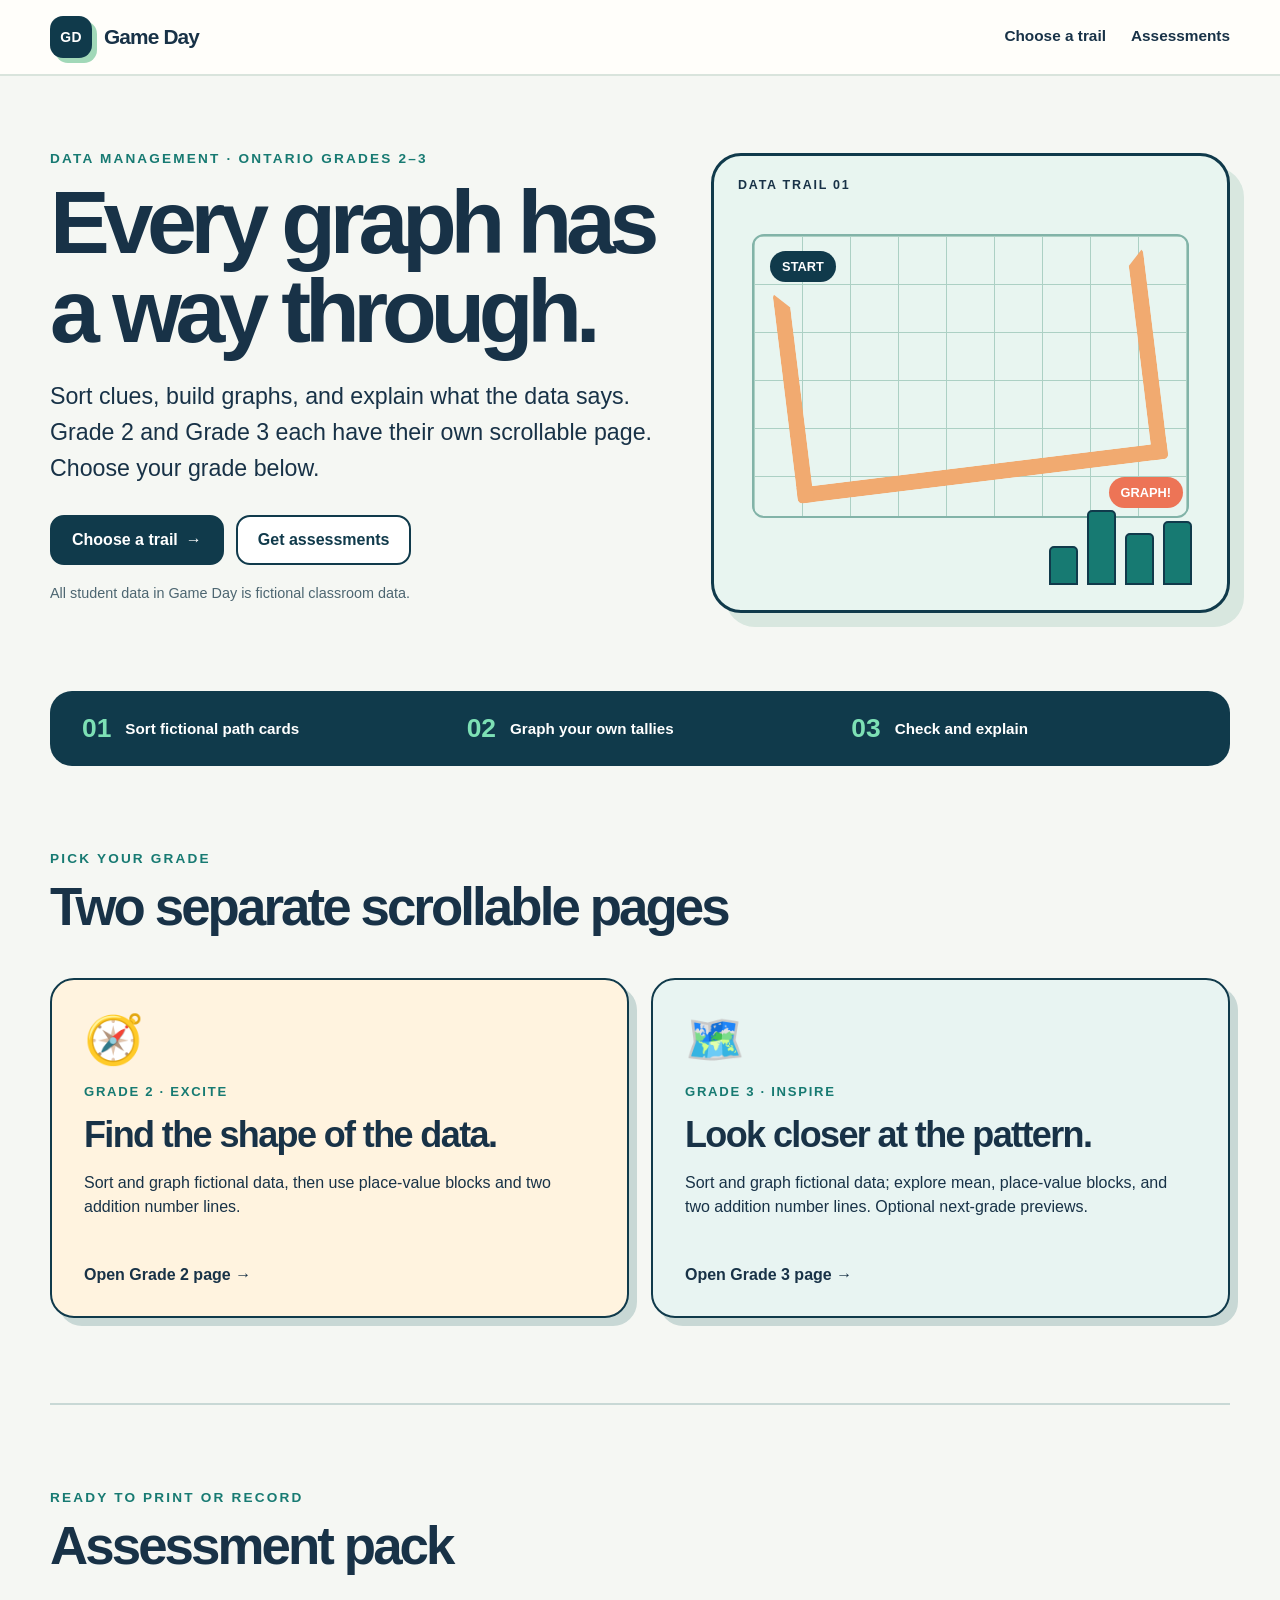
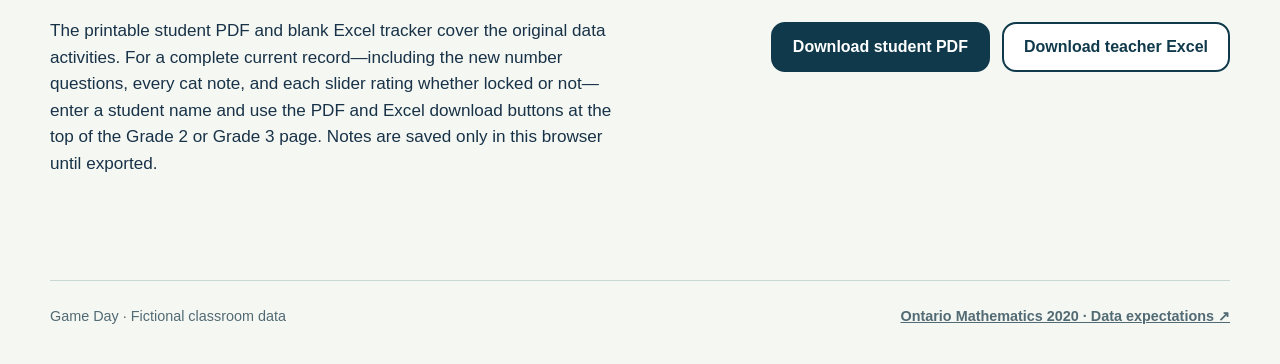
<file: index.html>
<!doctype html>
<html lang="en">
<head>
  <meta charset="utf-8">
  <meta name="viewport" content="width=device-width, initial-scale=1">
  <meta name="description" content="Game Day data-management activities for Ontario Grade 2 and Grade 3 students.">
  <title>Game Day | Data trails</title>
  <link rel="stylesheet" href="styles.css">
</head>
<body class="landing">
  <header class="site-header">
    <a class="brand" href="index.html"><span class="brand-mark" aria-hidden="true">GD</span><span>Game Day</span></a>
    <nav aria-label="Main navigation"><a href="#choose">Choose a trail</a><a href="#downloads">Assessments</a></nav>
  </header>
  <main>
    <section class="hero wrap">
      <div class="hero-copy">
        <p class="eyebrow">Data management · Ontario Grades 2–3</p>
        <h1>Every graph has a way through.</h1>
        <p class="lead">Sort clues, build graphs, and explain what the data says. Grade 2 and Grade 3 each have their own scrollable page. Choose your grade below.</p>
        <div class="hero-actions"><a class="button primary" href="#choose">Choose a trail <span aria-hidden="true">→</span></a><a class="button ghost" href="#downloads">Get assessments</a></div>
        <p class="small-note">All student data in Game Day is fictional classroom data.</p>
      </div>
      <div class="hero-art" aria-label="Illustration of a path through a grid to a bar graph" role="img">
        <div class="art-caption">DATA TRAIL 01</div>
        <div class="maze-grid"><div class="maze-path"></div><span class="maze-start">START</span><span class="maze-finish">GRAPH!</span></div>
        <div class="mini-bars" aria-hidden="true"><i></i><i></i><i></i><i></i></div>
      </div>
    </section>
    <section class="wrap intro-strip" aria-label="What you will do"><div><strong>01</strong><span>Sort fictional path cards</span></div><div><strong>02</strong><span>Graph your own tallies</span></div><div><strong>03</strong><span>Check and explain</span></div></section>
    <section id="choose" class="wrap section-space">
      <p class="eyebrow">Pick your grade</p><h2>Two separate scrollable pages</h2>
      <div class="grade-cards">
        <a class="grade-card excite" href="excite.html"><span class="grade-emoji" aria-hidden="true">🧭</span><span class="grade-kicker">Grade 2 · Excite</span><strong>Find the shape of the data.</strong><span>Sort and graph fictional data, then use place-value blocks and two addition number lines.</span><em>Open Grade 2 page →</em></a>
        <a class="grade-card inspire" href="inspire.html"><span class="grade-emoji" aria-hidden="true">🗺️</span><span class="grade-kicker">Grade 3 · Inspire</span><strong>Look closer at the pattern.</strong><span>Sort and graph fictional data; explore mean, place-value blocks, and two addition number lines. Optional next-grade previews.</span><em>Open Grade 3 page →</em></a>
      </div>
    </section>
    <section id="downloads" class="wrap section-space downloads">
      <div><p class="eyebrow">Ready to print or record</p><h2>Assessment pack</h2><p>The printable student PDF and blank Excel tracker cover the original data activities. For a complete current record—including the new number questions, every cat note, and each slider rating whether locked or not—enter a student name and use the PDF and Excel download buttons at the top of the Grade 2 or Grade 3 page. Notes are saved only in this browser until exported.</p></div>
      <div class="download-actions"><a class="button primary" href="../output/pdf/Game_Day_Student_Assessment.pdf" download>Download student PDF</a><a class="button ghost" href="../outputs/01a0b9aa-bcaf-7361-8960-211e93d31536/Game_Day_Teacher_Assessment.xlsx" download>Download teacher Excel</a></div>
    </section>
  </main>
  <footer class="wrap site-footer"><span>Game Day · Fictional classroom data</span><a href="https://assets-us-01.kc-usercontent.com/fbd574c4-da36-0066-a0c5-849ffb2de96e/60e2b2c7-5a7a-4038-bc06-fb88ffd6c861/Data_AODA.pdf" target="_blank" rel="noopener">Ontario Mathematics 2020 · Data expectations ↗</a></footer>
</body>
</html>
</file>
<file: styles.css>
:root{--ink:#183247;--deep:#103a4b;--teal:#177a72;--mint:#dff4eb;--coral:#ed7456;--cream:#fff8e9;--paper:#fffefa;--line:#c8d8d5;--soft:#eef5f3;--blue:#dceaf7;--purple:#e9e1f7;--shadow:0 14px 38px rgba(24,50,71,.09);font-family:Trebuchet MS,Arial,sans-serif;color:var(--ink);background:#f5f7f3;scroll-behavior:smooth}
*{box-sizing:border-box}body{margin:0;min-width:0}button,input,select{font:inherit}button{cursor:pointer}a{color:inherit}.wrap{width:min(1180px,calc(100% - 36px));margin-inline:auto}.site-header{height:76px;display:flex;align-items:center;justify-content:space-between;padding:0 max(18px,calc((100vw - 1180px)/2));border-bottom:2px solid #d9e4dc;background:rgba(255,254,250,.97);position:sticky;top:0;z-index:50;backdrop-filter:blur(12px)}.brand{display:flex;gap:12px;align-items:center;text-decoration:none;font-weight:900;font-size:1.3rem;letter-spacing:-.04em}.brand-mark{display:grid;place-items:center;width:42px;height:42px;background:var(--deep);color:white;border-radius:13px;font-size:.87rem;letter-spacing:.02em;box-shadow:5px 5px 0 #a1d8b8}.site-header nav{display:flex;align-items:center;gap:25px;font-size:.96rem;font-weight:800}.site-header nav a{text-decoration:none;border-bottom:2px solid transparent;padding:5px 0}.site-header nav a:hover,.site-header nav a:focus-visible{border-color:var(--coral)}.button,.action-button{display:inline-flex;gap:8px;align-items:center;justify-content:center;border:2px solid var(--deep);border-radius:14px;padding:14px 20px;min-height:50px;text-decoration:none;font-weight:900;transition:transform .12s,box-shadow .12s}.button:hover,.action-button:hover{transform:translateY(-2px);box-shadow:0 5px 0 rgba(16,58,75,.15)}.button.primary,.action-button.primary{background:var(--deep);color:white}.button.ghost,.action-button.ghost{background:white;color:var(--deep)}.button:focus-visible,.action-button:focus-visible,button:focus-visible,a:focus-visible,input:focus-visible,select:focus-visible{outline:4px solid #f6ae56;outline-offset:3px}.eyebrow{font-weight:900;text-transform:uppercase;letter-spacing:.16em;color:var(--teal);font-size:.85rem;margin:0 0 12px}h1,h2,h3,p{margin-top:0}h1{font-size:clamp(3.1rem,7vw,6.5rem);line-height:.99;letter-spacing:-.07em;margin-bottom:24px}h2{font-size:clamp(2rem,4.5vw,3.3rem);letter-spacing:-.055em;line-height:1.08}h3{font-size:clamp(1.35rem,2.5vw,1.8rem);letter-spacing:-.025em}.lead{font-size:clamp(1.12rem,2vw,1.45rem);line-height:1.55;max-width:650px}.small-note{font-size:.9rem;color:#4d6671}.hero{display:grid;grid-template-columns:1.08fr .92fr;gap:52px;align-items:center;min-height:595px;padding-block:75px}.hero-actions,.download-actions{display:flex;gap:12px;flex-wrap:wrap;margin:28px 0 20px}.hero-art{height:460px;border:3px solid var(--deep);border-radius:30px;background:#e8f5f0;position:relative;overflow:hidden;box-shadow:14px 14px 0 #d8e7df}.art-caption{position:absolute;left:24px;top:22px;font-weight:900;letter-spacing:.14em;font-size:.78rem}.maze-grid{position:absolute;inset:78px 38px 92px;background-image:linear-gradient(#acd0c4 1px,transparent 1px),linear-gradient(90deg,#acd0c4 1px,transparent 1px);background-size:48px 48px;border:2px solid #82b3a8;border-radius:12px}.maze-path{position:absolute;inset:34px 30px;background:none;border-left:16px solid #f1aa70;border-bottom:16px solid #f1aa70;border-right:16px solid #f1aa70;border-top:16px solid transparent;border-radius:5px;transform:rotate(-7deg)}.maze-start,.maze-finish{position:absolute;background:var(--deep);color:white;border-radius:20px;padding:8px 12px;font-size:.8rem;font-weight:900}.maze-start{left:16px;top:15px}.maze-finish{right:4px;bottom:8px;background:var(--coral)}.mini-bars{position:absolute;right:35px;bottom:25px;display:flex;gap:9px;align-items:end;height:82px}.mini-bars i{width:29px;background:var(--teal);border:2px solid var(--deep);border-radius:5px 5px 0 0}.mini-bars i:nth-child(1){height:39px}.mini-bars i:nth-child(2){height:75px}.mini-bars i:nth-child(3){height:52px}.mini-bars i:nth-child(4){height:64px}.intro-strip{display:grid;grid-template-columns:repeat(3,1fr);background:var(--deep);color:white;border-radius:22px;padding:22px 18px;gap:10px}.intro-strip div{display:flex;align-items:center;gap:14px;padding:0 14px}.intro-strip strong{font-size:1.65rem;color:#7de0b5}.intro-strip span{font-size:.95rem;font-weight:800}.section-space{padding-block:85px}.grade-cards{display:grid;grid-template-columns:repeat(2,1fr);gap:22px;margin-top:30px}.grade-card{display:flex;flex-direction:column;gap:16px;padding:32px;min-height:340px;border:2px solid var(--deep);border-radius:24px;text-decoration:none;box-shadow:8px 8px 0 var(--line);transition:transform .12s}.grade-card:hover{transform:translateY(-4px)}.grade-card.excite{background:#fff3df}.grade-card.inspire{background:#e8f4f2}.grade-emoji{font-size:3rem}.grade-kicker{text-transform:uppercase;font-size:.82rem;letter-spacing:.13em;font-weight:900;color:var(--teal)}.grade-card strong{font-size:clamp(1.65rem,3vw,2.25rem);line-height:1.09;letter-spacing:-.045em}.grade-card>span:nth-last-of-type(1){line-height:1.5}.grade-card em{font-style:normal;font-weight:900;margin-top:auto}.downloads{display:flex;align-items:center;justify-content:space-between;gap:40px;border-top:2px solid var(--line)}.downloads>div:first-child{max-width:570px}.downloads p:not(.eyebrow){font-size:1.07rem;line-height:1.55}.site-footer{border-top:1px solid var(--line);padding-block:27px 40px;display:flex;justify-content:space-between;gap:20px;color:#526a73;font-size:.9rem}.site-footer a{font-weight:800}
/* Activity pages */
.activity-page{background:#f6f7f2}.activity-head{display:flex;align-items:flex-start;justify-content:space-between;gap:30px;padding:62px 0 32px}.activity-head h1{font-size:clamp(3rem,6vw,5.1rem);margin-bottom:17px}.activity-head .lead{max-width:750px}.grade-stamp{flex:0 0 auto;display:grid;place-items:center;width:125px;height:125px;border-radius:30px;background:var(--cream);border:3px solid var(--deep);box-shadow:8px 8px 0 #b6d9cf;text-align:center;font-size:2rem}.grade-stamp small{display:block;font-size:.75rem;text-transform:uppercase;letter-spacing:.1em;font-weight:900}.jump-nav{display:flex;gap:10px;overflow-x:auto;padding:12px 0 20px;scrollbar-color:var(--teal) transparent}.jump-nav a{white-space:nowrap;background:white;border:2px solid var(--line);border-radius:999px;padding:10px 15px;text-decoration:none;font-weight:800}.jump-nav a:hover{border-color:var(--teal)}.story-card{background:var(--deep);color:white;border-radius:24px;padding:26px 30px;margin:12px 0 24px;display:grid;grid-template-columns:1fr auto;gap:22px}.story-card h2{font-size:1.75rem;margin-bottom:8px}.story-card p{margin:0;line-height:1.5}.story-card .source-tag{align-self:start;background:#c5ede0;color:var(--deep);padding:8px 12px;border-radius:10px;font-size:.86rem;font-weight:900}.data-table{width:100%;border-collapse:collapse;background:white;border:2px solid var(--line);border-radius:15px;overflow:hidden;margin:16px 0 8px}.data-table th,.data-table td{padding:13px 17px;text-align:left;border-bottom:1px solid var(--line);font-size:1.05rem}.data-table th{background:#e7f3ef;text-transform:uppercase;font-size:.85rem;letter-spacing:.07em}.data-table tr:last-child td{border-bottom:0}.activity{background:var(--paper);border:2px solid var(--line);border-radius:25px;padding:25px clamp(18px,3vw,38px);margin:24px 0;box-shadow:var(--shadow);scroll-margin-top:96px}.activity-top{display:flex;align-items:flex-start;gap:17px}.activity-number{flex:0 0 auto;display:grid;place-items:center;width:58px;height:58px;background:var(--coral);border:2px solid var(--deep);border-radius:18px;color:white;font-size:1.35rem;font-weight:900}.activity-top h2{font-size:clamp(1.65rem,3vw,2.35rem);margin-bottom:6px}.activity-top p{line-height:1.45;margin-bottom:0}.expectation{display:inline-flex;background:#e4f0ed;color:#145249;border-radius:9px;padding:7px 10px;font-size:.88rem;font-weight:900;margin:13px 0 17px}.source-line{font-size:.85rem;color:#587078;margin:10px 0 16px}.workspace{background:white;border:2px dashed #a9c4bc;border-radius:18px;padding:18px;margin-top:15px}.workspace h3{font-size:1.25rem;margin-bottom:10px}.instructions{font-size:1rem;line-height:1.52}.controls{display:flex;gap:9px;align-items:center;flex-wrap:wrap;margin-top:18px}.action-button{min-height:44px;padding:9px 16px;border-radius:11px;font-size:.95rem}.feedback{min-height:34px;border-radius:10px;padding:9px 12px;margin-top:12px;font-weight:800;background:#edf5f2;color:#31574d}.feedback.good{background:#d8f2df;color:#19593c}.feedback.try{background:#fff0dc;color:#7b4b16}.input-row{display:flex;flex-wrap:wrap;gap:14px;align-items:flex-end;margin:18px 0}.input-row label{display:grid;gap:6px;font-weight:800}.input-row input,.input-row select,.stem-input{border:2px solid #8cabaa;border-radius:9px;padding:9px 12px;min-width:90px;max-width:250px;background:#fff;font-weight:800;font-size:1rem}.input-row input[type=number]{width:110px}.chips{display:flex;flex-wrap:wrap;gap:8px}.chip{padding:10px 12px;border:2px solid var(--line);border-radius:12px;background:white;font-weight:800;min-height:48px}.chip.selected{background:var(--mint);border-color:var(--teal)}.venn-board{display:grid;grid-template-columns:repeat(4,1fr);gap:9px}.venn-zone{background:#f4f8f7;border:2px dashed #8bb4aa;border-radius:15px;min-height:105px;padding:10px;display:flex;flex-direction:column;gap:7px;align-items:stretch;text-align:left}.venn-zone:hover{background:#e2f5e9}.venn-zone strong{font-size:.9rem}.venn-zone span{font-size:.82rem;line-height:1.28}.venn-zone.both{background:#edf1fc}.venn-zone.neither{background:#fff6e6}.venn-zone .placed{display:block;border-radius:8px;background:white;border:1px solid var(--line);padding:4px 6px}.table-blank{width:100%;border-collapse:collapse}.table-blank th,.table-blank td{border:1px solid var(--line);padding:10px;text-align:left}.table-blank th{background:#e9f4ef}.table-blank input{width:90px;border:2px solid #8cabaa;border-radius:8px;padding:6px;font-weight:800}.picto-row,.hbar-row{display:grid;grid-template-columns:minmax(90px,160px) 1fr;gap:10px;align-items:center;margin:8px 0}.picto-row strong,.hbar-row strong{font-size:1.05rem}.picto-slots,.bar-slots{display:flex;gap:4px;flex-wrap:wrap}.picto-slot,.bar-slot{border:2px solid #a4bdb7;background:#fff;display:grid;place-items:center;border-radius:8px;min-width:36px;height:39px;font-size:1.3rem;color:transparent}.picto-slot.filled{color:var(--coral);background:#fff1e8;border-color:var(--coral)}.bar-slot{border-radius:4px;min-width:35px}.bar-slot.filled{background:var(--teal);border-color:var(--teal)}.vertical-graph{display:flex;align-items:end;gap:8px;padding:38px 8px 8px;border-left:3px solid var(--deep);border-bottom:3px solid var(--deep);min-height:280px;max-width:760px;background:repeating-linear-gradient(to top,#edf3f1 0,#edf3f1 1px,transparent 1px,transparent 39px)}.vbar-col{flex:1;min-width:64px;display:flex;flex-direction:column;align-items:center;justify-content:flex-end;gap:4px;height:240px}.vbar-col .bar-slots{display:flex;flex-direction:column-reverse;gap:1px;flex-wrap:nowrap;width:min(100%,72px)}.vbar-col .bar-slot{width:100%;height:18px;min-width:0}.vbar-col strong{font-size:.84rem;text-align:center;min-height:31px;display:grid;place-items:center}.axis-note,.key-note{font-size:.85rem;font-weight:800;color:#486970;margin:10px 0}.legend{display:flex;gap:18px;font-weight:800;font-size:.9rem;margin-top:14px}.legend i{display:inline-block;width:14px;height:14px;border-radius:3px;margin-right:5px;vertical-align:-1px}.legend .morning{background:#1b7d75}.legend .afternoon{background:#ef895c}.multi-graph{display:flex;align-items:end;gap:14px;border-left:3px solid var(--deep);border-bottom:3px solid var(--deep);max-width:850px;min-height:290px;padding:20px 12px 0;background:repeating-linear-gradient(to top,#edf3f1 0,#edf3f1 1px,transparent 1px,transparent 38px)}.multi-category{display:flex;flex-direction:column;align-items:center;justify-content:end;flex:1;height:260px}.multi-pair{display:flex;gap:4px;align-items:end;justify-content:center;height:226px;width:100%}.multi-pair .bar-slots{display:flex;flex-direction:column-reverse;gap:1px;flex-wrap:nowrap;width:min(42%,50px)}.multi-pair .bar-slot{width:100%;height:25px;min-width:0;border-color:#a4bdb7}.multi-pair .bar-slots.afternoon .bar-slot.filled{background:#ef895c;border-color:#ef895c}.multi-category strong{font-size:.8rem;margin-top:7px;min-height:24px}.preview{border-style:dashed;border-color:#d7a880;background:#fffbf5}.preview .activity-number{background:#ae7852}.preview-label{display:inline-flex;border-radius:8px;background:#f7e8d8;color:#73452b;padding:7px 10px;font-weight:900;font-size:.86rem;margin:13px 0 17px}.stem-table{border-collapse:collapse;max-width:550px;width:100%;margin-top:15px}.stem-table th,.stem-table td{border:1px solid var(--line);padding:10px}.stem-table th{background:#e8f1ee;text-align:left}.stem-table td:first-child{font-size:1.3rem;font-weight:900;width:100px}.stem-input{width:100%;max-width:none}.expectations-panel{background:#e7f2ed;border:2px solid #9dc5b6;border-radius:25px;padding:26px 32px;margin:28px 0 75px;scroll-margin-top:95px}.expectations-panel h2{font-size:2rem}.expectations-panel ul{list-style:none;padding:0;display:grid;grid-template-columns:repeat(2,1fr);gap:12px}.expectations-panel li{background:white;border-radius:12px;padding:13px 15px;line-height:1.5}.expectations-panel b{display:block;color:var(--teal)}.expectations-panel small{display:block;margin-top:15px;color:#56696d}.simple-svg{width:100%;max-width:630px}.progress{font-size:.9rem;font-weight:800;color:#46766f;margin:0 0 10px}
@media(max-width:850px){.hero{grid-template-columns:1fr;gap:20px;padding-block:48px}.hero-art{height:290px}.maze-grid{inset:58px 25px 55px}.downloads{display:block}.activity-head{padding-top:37px}.grade-stamp{width:96px;height:96px}.site-header nav{gap:12px;font-size:.82rem}.venn-board{grid-template-columns:repeat(2,1fr)}.expectations-panel ul{grid-template-columns:1fr}}
@media(max-width:600px){.site-header{height:auto;min-height:66px;gap:12px;padding:10px 16px}.brand{font-size:1.04rem}.brand-mark{width:36px;height:36px}.site-header nav{gap:9px}.site-header nav a{font-size:.75rem}.hero-actions .button,.download-actions .button{width:100%}.hero-art{display:none}.intro-strip{grid-template-columns:1fr}.grade-cards{grid-template-columns:1fr}.grade-card{min-height:290px}.section-space{padding-block:55px}.activity-head{display:block}.grade-stamp{display:none}.story-card{grid-template-columns:1fr;padding:22px}.story-card .source-tag{justify-self:start}.activity{padding:18px 14px}.activity-number{width:45px;height:45px;border-radius:13px}.data-table{table-layout:fixed}.data-table th,.data-table td{padding:8px 6px;font-size:.82rem;overflow-wrap:anywhere}.picto-row,.hbar-row{grid-template-columns:1fr}.picto-slot,.bar-slot{min-width:31px;height:36px}.vbar-col{min-width:45px}.vbar-col strong,.multi-category strong{font-size:.7rem}.site-footer{display:block}.site-footer a{display:block;margin-top:10px}}
.route-cards{display:grid;grid-template-columns:repeat(auto-fit,minmax(115px,1fr));gap:9px;margin:18px 0}.route-card{display:flex;align-items:center;gap:9px;justify-content:flex-start;min-height:56px}.route-card small{display:grid;place-items:center;min-width:27px;height:27px;border-radius:50%;background:var(--deep);color:#fff}.route-card.assigned{background:#e3f3ec;border-color:#4f9d84}.route-card.selected{box-shadow:0 0 0 4px #ffd287}.route-pads{display:grid;grid-template-columns:repeat(4,1fr);gap:10px}.route-pad{display:grid;align-content:center;gap:8px;min-height:112px;padding:12px;text-align:left;background:#f1f7f4;border:2px dashed #6da58f;border-radius:15px}.route-pad:hover{background:#dff4e8}.route-pad strong{font-size:1.14rem}.route-pad span{font-size:.88rem;overflow-wrap:anywhere}.gate-note{padding:10px 12px;background:#fff2d7;border-radius:9px;font-weight:900;color:#704d14}.locked{opacity:.78}.locked .workspace{background:#f8f8f4}.locked button:disabled,.locked input:disabled,.locked select:disabled{cursor:not-allowed;opacity:.5}@media(max-width:650px){.route-pads{grid-template-columns:repeat(2,1fr)}}
.venn-chip,.route-card{touch-action:none;user-select:none;cursor:grab}.venn-chip:active,.route-card:active{cursor:grabbing}.venn-chip.assigned{background:#e3f3ec;border-color:#4f9d84}.drag-source{opacity:.45}.venn-drag-ghost{position:fixed;z-index:1000;transform:translate(-50%,-50%);pointer-events:none;max-width:190px;padding:11px 15px;border:3px solid var(--teal);border-radius:12px;background:#fffefa;box-shadow:0 10px 25px rgba(16,58,75,.24);font-weight:900;text-align:center}.venn-diagram{cursor:crosshair;touch-action:none}.venn-diagram[data-hover-zone="round"] circle:first-of-type,.venn-diagram[data-hover-zone="both"] circle:first-of-type{stroke-width:6;stroke:#16796f}.venn-diagram[data-hover-zone="striped"] circle:last-of-type,.venn-diagram[data-hover-zone="both"] circle:last-of-type{stroke-width:6;stroke:#16796f}.venn-diagram[data-hover-zone="neither"] rect{stroke-width:5;stroke:#16796f}.venn-placed-number{font-size:17px;font-weight:900;text-anchor:middle;fill:#0e5b51;pointer-events:none}.venn-hint{min-height:27px;margin:4px 0 12px;color:#1a625a;font-weight:900}.venn-zone.drop-preview,.route-pad.drop-preview{outline:4px solid #efaa53;outline-offset:2px;background:#fff3d9}.pad-card-stack,.venn-zone .pad-card-stack{display:flex;flex-wrap:wrap;align-items:center;min-height:45px;padding-left:4px}.pad-card-stack>.pad-mini-card,.venn-zone .pad-card-stack>.placed{display:grid;place-items:center;flex:0 0 52px;width:52px;height:44px;padding:0;border:2px solid #3e8f83;border-radius:9px;background:#fffefa;color:#103a4b;font-size:1rem;font-weight:900;box-shadow:2px 3px 0 rgba(16,58,75,.1)}.pad-card-stack>:not(:first-child){margin-left:-26px}.route-pad .pad-card-stack{overflow:visible}
.route-drop{display:grid;gap:7px;width:100%;min-height:62px;padding:3px;border:0;background:transparent;text-align:left;color:var(--ink)}.route-drop:hover{background:#e0f4e8;border-radius:9px}.route-tally-count{font-weight:900;color:#28645b}.tally-strip{display:flex;flex-wrap:wrap;align-items:center;gap:7px;min-height:43px;width:100%;padding:5px 8px;border:2px solid #a4c8ba;border-radius:9px;background:#fffefa;color:#49695f;text-align:left;font-weight:800}.tally-strip:hover{border-color:#227d6e;background:#f0faf4}.tally-group{position:relative;display:inline-block;flex:0 0 43px;width:43px;height:30px}.tally-stroke{position:absolute;top:3px;width:3px;height:24px;border-radius:2px;background:#164e60}.tally-stroke-1{left:6px}.tally-stroke-2{left:15px}.tally-stroke-3{left:24px}.tally-stroke-4{left:33px}.tally-cross{position:absolute;left:3px;top:14px;width:36px;height:3px;border-radius:2px;background:#e26e48}.tally-controls{display:flex;gap:6px;flex-wrap:wrap}.tally-controls button{min-height:38px;padding:6px 10px;border:2px solid #5f9c8e;border-radius:9px;background:#e4f5ed;color:#123c44;font-weight:900}.tally-controls button:disabled{opacity:.45;cursor:not-allowed}.tally-controls button:hover:not(:disabled){background:#cfebdb}
.route-pad{cursor:pointer}.route-pad .tally-controls button,.route-pad .tally-strip,.route-pad .route-drop{cursor:pointer}.stem-selects{display:flex;flex-wrap:wrap;gap:12px;padding:5px 0}.stem-selects label{display:grid;gap:5px;font-size:.85rem;font-weight:800;color:#486970}.stem-selects select{min-width:76px;min-height:51px;border:2px solid #83aaa5;border-radius:10px;padding:8px;background:#fff;color:var(--ink);font-size:1.15rem;font-weight:900}
.stem-selects{display:grid;grid-template-columns:repeat(4,minmax(0,1fr));gap:8px}.stem-selects select{width:100%;min-width:0;padding:8px 4px;font-size:1rem}@media(max-width:600px){.stem-selects{grid-template-columns:repeat(2,minmax(0,1fr))}}
.activity-top{flex-wrap:wrap}.activity-top>div:nth-child(2){flex:1 1 210px}.assistance-control{display:flex;align-items:center;gap:5px;flex:0 0 auto;align-self:flex-start;margin-left:auto;max-width:148px;min-height:30px;padding:3px 6px;border:1px solid #cfd5d2;border-radius:999px;background:#f2f4f2;opacity:.48}.assistance-control.recorded{opacity:.82}.assistance-mark{display:grid;place-items:center;flex:0 0 18px;width:18px;height:18px;border-radius:50%;background:#b5bdb9;color:#fff;font-size:.65rem;font-weight:900}.assistance-control input[type=range]{width:78px;height:17px;margin:0;accent-color:#87938f}.assistance-clear{flex:0 0 20px;width:20px;height:20px;padding:0;border:0;background:transparent;color:#66746f;font-size:1rem;line-height:1}.assistance-clear:hover{background:#e1e6e2;border-radius:50%}@media(max-width:600px){.assistance-control{margin-left:62px}}
.venn-layout{display:grid;grid-template-columns:minmax(0,1.7fr) minmax(270px,.9fr);align-items:start;gap:18px;margin:12px 0 18px}.venn-visual{min-width:0}.venn-layout .venn-diagram{display:block;width:100%;max-width:none;height:auto}.venn-bank{min-width:0;padding:14px;border:2px solid #cbded5;border-radius:17px;background:#f3f8f5}.venn-bank h4{margin:0 0 5px;font-size:1.08rem}.venn-bank p{margin:0 0 12px;color:#47665d;font-size:.88rem;line-height:1.4}.venn-bank .chips{display:grid;grid-template-columns:repeat(2,minmax(0,1fr));gap:8px}.venn-bank .venn-chip{width:100%;min-height:58px;padding:8px;text-align:left;line-height:1.2;overflow-wrap:anywhere}.venn-token{touch-action:none;cursor:grab}.venn-token:active{cursor:grabbing}.venn-token rect{fill:#fffefa;stroke:#176b63;stroke-width:2}.venn-token text{fill:#103a4b;font-size:14px;font-weight:900;pointer-events:none}.venn-token.selected rect{stroke:#f0a34d;stroke-width:4}.venn-token.drag-source{opacity:.35}@media(max-width:850px){.venn-layout{grid-template-columns:1fr}.venn-bank .chips{grid-template-columns:repeat(4,minmax(0,1fr))}}@media(max-width:600px){.venn-bank .chips{grid-template-columns:repeat(2,minmax(0,1fr))}}
.data-table caption{text-align:left;padding:2px 0 9px;color:#315e58;font-weight:900;font-size:1rem}
.assistance-control{max-width:180px}.assistance-control input[type=range]{appearance:none;-webkit-appearance:none;width:86px;height:9px;border:1px solid #b8c2bd;border-radius:999px;background:linear-gradient(to right,var(--assist-color,#aab5b0) 0 var(--assist-progress,0%),#d4dbd7 var(--assist-progress,0%) 100%);cursor:pointer}.assistance-control input[type=range]::-webkit-slider-thumb{appearance:none;-webkit-appearance:none;width:17px;height:17px;border:1px solid #75847d;border-radius:50%;background:#f9fbfa;box-shadow:0 1px 2px #83958c}.assistance-control input[type=range]::-moz-range-thumb{width:15px;height:15px;border:1px solid #75847d;border-radius:50%;background:#f9fbfa;box-shadow:0 1px 2px #83958c}.assistance-control input[type=range]:disabled{cursor:not-allowed;opacity:.65}.assistance-lock{flex:0 0 23px;width:23px;height:23px;padding:0;border:0;border-radius:50%;background:transparent;color:#66746f;font-size:.85rem;line-height:1;filter:grayscale(1);cursor:pointer}.assistance-lock:hover{background:#e1e6e2}.assistance-control.locked{border-color:#a5b1ab;opacity:.9}.assistance-clear:disabled{cursor:not-allowed;opacity:.35}
.assistance-control{position:relative}.assistance-code{position:absolute;z-index:10;top:calc(100% + 5px);right:0;display:flex;align-items:end;gap:5px;min-width:176px;padding:9px;border:1px solid #aebbb4;border-radius:9px;background:#f9fbfa;box-shadow:0 3px 10px #586e5b30;color:#425850;font-size:.72rem;font-weight:800;opacity:1}.assistance-code[hidden]{display:none}.assistance-code label{display:grid;gap:3px;min-width:0}.assistance-code input{width:72px;min-height:30px;padding:3px 7px;border:1px solid #9eada4;border-radius:6px;background:#fff;color:#233c34;font-size:.95rem}.assistance-code button{min-height:30px;padding:3px 9px;border:1px solid #8e9e96;border-radius:6px;background:#e9eeeb;color:#233c34;font-weight:800;cursor:pointer}.assistance-code-error{position:absolute;top:100%;left:0;color:#9b4545;font-size:.7rem}
.route-pad,.venn-zone{position:relative;padding-top:36px;transition:background-color .15s,border-color .15s}.route-pad.active-target,.venn-zone.active-target{background:#ffdddc;border-color:#ca4b54;box-shadow:inset 0 0 0 3px #f2a6a8}.route-pad.active-target:hover,.venn-zone.active-target:hover,.route-pad.active-target .route-drop:hover{background:#ffd4d3}.pad-corner{position:absolute;top:7px;z-index:1;font-size:1.18rem;line-height:1;pointer-events:none;opacity:.62}.pad-face{left:9px}.pad-clipboard{right:9px}.active-target .pad-corner{opacity:1}.route-pad .route-drop{min-height:60px}.route-pad .route-drop strong{font-size:1.18rem}.venn-zone.active-target .placed{border-color:#ca4b54}.sorted-graph[hidden]{display:none}.sorted-graph{margin:20px 0 4px;padding:18px 20px;border:2px solid #9fc6b7;border-radius:17px;background:#f5faf7}.sorted-graph h4{margin:0 0 6px;color:#164b46;font-size:1.2rem}.sorted-graph p{margin:0 0 13px;line-height:1.45}.sorted-picture-chart{display:grid;gap:7px}.sorted-picture-row{display:grid;grid-template-columns:minmax(90px,145px) 1fr 38px;align-items:center;gap:10px;min-height:45px;padding:4px 10px;border:1px solid #c9ddd3;border-radius:9px;background:#fff}.sorted-picture-row strong,.sorted-picture-row b{font-size:1rem}.sorted-dots{display:flex;flex-wrap:wrap;gap:4px}.sorted-dot{display:grid;place-items:center;width:26px;height:26px;border-radius:5px;background:#e8f4ec;color:#237b70;font-size:1.3rem;line-height:1}.sorted-bar-chart{display:grid;grid-template-columns:28px minmax(0,1fr);gap:8px;max-width:780px;margin-top:12px}.sorted-axis{height:180px;margin-bottom:27px;display:flex;flex-direction:column;justify-content:space-between;align-self:end;color:#456c62;font-size:.75rem;font-weight:800;text-align:right}.sorted-bars{display:flex;align-items:end;justify-content:space-around;gap:8px;height:230px;padding:0 8px;background:repeating-linear-gradient(to top,#bdd6ca 0 1px,transparent 1px 25.7px) left bottom 27px / 100% 180px no-repeat}.sorted-bar-column{flex:1;min-width:0;height:100%;display:flex;flex-direction:column;align-items:center;justify-content:flex-end}.sorted-bar-count{font-size:.9rem;font-weight:900;color:#174f49}.sorted-bar{width:min(80%,75px);flex:0 0 auto;background:#318a75;border:2px solid #176b5d;border-radius:6px 6px 0 0}.sorted-bar-column strong{display:grid;place-items:center;min-height:27px;font-size:.84rem;text-align:center}@media(max-width:600px){.sorted-picture-row{grid-template-columns:75px 1fr 25px;gap:5px}.sorted-dot{width:21px;height:21px;font-size:1rem}.sorted-graph{padding:13px}.sorted-bar-column strong{font-size:.7rem}}
.mean-children{display:grid;grid-template-columns:repeat(auto-fit,minmax(155px,1fr));gap:10px;margin:16px 0 20px}.mean-child{display:grid;align-content:start;gap:10px;min-height:110px;padding:13px;border:2px solid #c8d8df;border-radius:13px;background:#f7fafb}.mean-child strong{font-size:1rem}.mean-cans{display:flex;flex-wrap:wrap;gap:3px;font-size:1.35rem;line-height:1.15}.mean-grid-wrap{max-width:850px;overflow-x:auto;padding:2px}.mean-grid{display:grid;grid-template-columns:repeat(15,minmax(27px,1fr));width:100%;min-width:420px;border-top:2px solid #879fae;border-left:2px solid #879fae}.mean-square{height:38px;min-width:0;padding:0;border:0;border-right:1px solid #a6bdc7;border-bottom:1px solid #a6bdc7;background:#fff;cursor:pointer}.mean-square:nth-child(15n+5){border-right:2px solid #567993}.mean-square.marked{background:#8fcbb7;box-shadow:inset 0 0 0 5px #e6f5ee}.mean-square:hover{background:#d5eadd}.mean-mark-count{margin:10px 0 20px;color:#28645b;font-weight:900}.mean-calculator{display:flex;align-items:end;flex-wrap:wrap;gap:10px;padding:15px;border:2px solid #b7d1c6;border-radius:13px;background:#f5faf7}.mean-calculator label{display:grid;gap:5px;font-weight:900}.mean-calculator input,.mean-workspace [data-mean-answer]{width:115px;min-height:44px;padding:8px;border:2px solid #8cabaa;border-radius:9px;background:#fff;font-weight:900;font-size:1.1rem}.mean-operator{align-self:center;font-size:1.3rem;font-weight:900}.mean-calculator output{display:grid;place-items:center;min-width:68px;min-height:44px;padding:6px 10px;border:2px solid #7fb59f;border-radius:9px;background:#fff;color:#135c4e;font-size:1.15rem;font-weight:900}
.place-block-display,.block-combine-stack{display:flex;align-items:flex-end;flex-wrap:wrap;gap:12px;padding:16px;min-height:160px;border:2px dashed #a7c6ba;border-radius:15px;background:#f8fbf9}.place-block{display:inline-grid;justify-items:center;align-content:end;gap:6px;min-width:63px;min-height:140px;padding:8px;border:2px solid #9bb5aa;border-radius:12px;background:#fff;color:#173b4d;text-align:center;font-weight:900}.place-block.movable{cursor:grab;touch-action:manipulation}.place-block.selected{outline:4px solid #efac59}.place-block.transferred{background:#f0e8fb;border-color:#aa7bc3}.place-block-face.hundreds{width:100px;height:100px;background-color:#b9d9ee;background-image:linear-gradient(#729dba 1px,transparent 1px),linear-gradient(90deg,#729dba 1px,transparent 1px);background-size:10px 10px;border:2px solid #397298}.place-block-face.tens{width:18px;height:100px;background-color:#abe1c4;background-image:linear-gradient(#4f9c79 1px,transparent 1px);background-size:100% 10px;border:2px solid #387a65}.place-block-face.ones{width:26px;height:26px;background:#f5cb5b;border:2px solid #a67b17}.place-block.transferred .place-block-face{filter:hue-rotate(95deg) saturate(.8)}.place-block-caption{font-size:.78rem;white-space:nowrap}.number-choices{display:grid;grid-template-columns:repeat(5,minmax(0,1fr));gap:9px;margin-top:18px}.number-choice{min-height:58px;border:2px solid #8fb2a7;border-radius:12px;background:#fff;color:#123e4a;font-size:1.35rem;font-weight:900}.number-choice:hover,.number-choice.selected{background:#dcefe8;border-color:#267a68}.number-choice.selected{box-shadow:inset 0 0 0 2px #267a68}.block-combine-pads{display:grid;grid-template-columns:repeat(3,minmax(0,1fr));gap:12px}.block-combine-pad{min-width:0;min-height:215px;padding:10px;border:2px solid #91b6a7;border-radius:16px;background:#eff8f3;cursor:pointer}.block-combine-pad.active-target{border-color:#e6a048}.block-combine-pad>strong{display:block;margin:0 0 8px}.block-combine-stack{min-height:165px;padding:8px;gap:7px;background:#fff}.block-combine-stack .place-block{min-width:53px;min-height:118px;padding:5px}.block-combine-stack .place-block-face.hundreds{width:70px;height:70px;background-size:7px 7px}.block-combine-stack .place-block-face.tens{height:70px;background-size:100% 7px}.block-combine-stack .place-block-face.ones{width:21px;height:21px}.block-move-status{margin:12px 0 0;font-weight:800;color:#35675c}@media(max-width:800px){.block-combine-pads{grid-template-columns:1fr}.block-combine-pad{min-height:170px}.number-choices{grid-template-columns:repeat(3,1fr)}}
.teacher-record-bar{display:flex;align-items:end;flex-wrap:wrap;gap:11px 20px;padding:18px 20px;margin:0 0 18px;border:2px solid #a8bcb3;border-radius:16px;background:#f1f6f2}.teacher-record-bar label{display:grid;gap:5px;color:#385f57;font-size:.9rem;font-weight:900}.teacher-record-bar input{min-height:43px;width:min(300px,75vw);padding:8px 11px;border:2px solid #8ca9a0;border-radius:9px;background:#fff}.teacher-export-actions{display:flex;flex-wrap:wrap;gap:8px}.teacher-export-actions button,.cat-note-panel button{min-height:42px;padding:8px 13px;border:2px solid #557d72;border-radius:9px;background:#fff;color:#244e46;font-weight:900}.teacher-record-status{flex:1 1 100%;margin:1px 0 0;color:#5c7067;font-size:.82rem}.cat-note-button{display:grid;justify-items:center;align-content:center;gap:0;align-self:flex-start;flex:0 0 58px;min-height:64px;padding:2px;border:1px solid #b9c9c2;border-radius:11px;background:#fff;color:#315b51;font-size:.7rem;font-weight:900}.cat-note-button img{display:block;width:43px;height:43px;object-fit:contain}.cat-note-button[aria-expanded="true"]{background:#e7f3eb;border-color:#4e9b7a}.cat-note-panel[hidden]{display:none}.cat-note-panel{margin:10px 0 17px;padding:18px;border:2px solid #bad1c6;border-radius:14px;background:#f8fbf8}.cat-note-panel h3{margin:0 0 7px}.cat-note-panel p{line-height:1.4}.cat-note-panel form{display:grid;gap:8px}.cat-note-panel form label{font-weight:900}.cat-note-panel textarea{width:100%;min-height:95px;padding:10px;border:2px solid #9ab7aa;border-radius:9px;font:inherit;resize:vertical}.cat-note-panel form button{justify-self:start}.cat-note-list{margin:15px 0 0;padding-left:24px}.cat-note-list li{margin-bottom:11px;padding:10px;border-bottom:1px solid #d9e8de;overflow-wrap:anywhere}.cat-note-list time{color:#4e6b5d;font-size:.8rem;font-weight:900}.cat-note-list p{margin:4px 0}.cat-note-list .empty{color:#6a7e74;font-style:italic}
.cat-note-actions{display:flex;flex-wrap:wrap;gap:8px}.cat-note-actions [data-note-save-close]{background:#2d715d;color:#fff;border-color:#2d715d}
.note-checklist{display:grid;gap:7px;margin:12px 0 16px;padding:12px;border:2px solid #c0d5c9;border-radius:12px;background:#fff}
.note-checklist legend{padding:0 6px;color:#315e51;font-weight:900}
.note-checklist label{display:flex;align-items:flex-start;gap:10px;min-height:42px;padding:8px 10px;border:1px solid #d3e2d9;border-radius:8px;background:#f8fbf8;cursor:pointer;line-height:1.35}
.note-checklist label:has(input:checked){border-color:#4d9b77;background:#e4f4e9}
.note-checklist input{flex:0 0 20px;width:20px;height:20px;margin:1px 0 0;accent-color:#2e8065;cursor:pointer}
.note-checklist strong{color:#255f50}
.note-comment-row{display:grid;grid-template-columns:minmax(210px,.8fr) minmax(0,2fr);align-items:start;gap:15px;margin:13px 0}
.note-comment-row form{min-width:0}
.note-help-checklist{display:grid;gap:8px;margin:0;padding:12px;border:2px solid #c0d5c9;border-radius:12px;background:#fff}
.note-help-checklist legend{padding:0 6px;color:#315e51;font-weight:900}
.note-help-checklist p{margin:0 0 3px;font-size:.8rem;line-height:1.3;color:#557065}
.note-help-checklist label{display:flex;align-items:center;gap:9px;min-height:40px;padding:7px 9px;border:1px solid #d3e2d9;border-radius:8px;background:#f8fbf8;cursor:pointer;font-weight:800}
.note-help-checklist label:has(input:checked){border-color:#4d9b77;background:#e4f4e9}
.note-help-checklist input{flex:0 0 20px;width:20px;height:20px;margin:0;accent-color:#2e8065;cursor:pointer}
@media(max-width:650px){.note-comment-row{grid-template-columns:1fr}}
.sort-hint{min-height:32px;margin:12px 0 0;padding:7px 10px;border-radius:8px;background:#f0f7f3;color:#285f51;font-weight:900}.route-pad.drop-reject-preview,.route-pad.rejected-target{outline:4px solid #d75f59;outline-offset:2px;background:#ffebe8}.route-pad.rejected-target{animation:pad-reject .3s ease-in-out 2}@keyframes pad-reject{0%,100%{transform:translateX(0)}35%{transform:translateX(-4px)}70%{transform:translateX(4px)}}
.addition-workspace h3{font-size:1.6rem}.line-jump-buttons{display:flex;align-items:center;flex-wrap:wrap;gap:7px}.line-jump-buttons button,.addition-line-actions button{min-height:42px;padding:7px 12px;border:2px solid #789f91;border-radius:9px;background:#e8f5ef;color:#174b43;font-weight:900}.line-jump-buttons button:disabled,.addition-line-actions button:disabled{opacity:.4;cursor:not-allowed}.line-jump-buttons label{display:flex;align-items:center;gap:7px;margin-left:auto;font-weight:900}.line-jump-buttons input{width:80px;min-height:42px;padding:6px;border:2px solid #8cabaa;border-radius:8px}.addition-line-svg{display:block;width:100%;height:auto;min-height:160px;margin:15px 0;border:2px dashed #a9c5b9;border-radius:14px;background:#f7faf8}.addition-line-actions{display:flex;align-items:center;flex-wrap:wrap;gap:12px;font-weight:900;color:#27675b}.line-blocks{min-height:150px}.line-blocks .place-block{min-height:125px}.line-blocks .place-block-face.hundreds{width:80px;height:80px;background-size:8px 8px}.line-blocks .place-block-face.tens{height:80px;background-size:100% 8px}.addition-workspace h4{font-size:1.15rem;margin:20px 0 8px}
.block-drop-button{display:block;width:100%;min-height:38px;margin:6px 0 9px;border:2px dashed #5e9582;border-radius:9px;background:#fff;color:#205e51;font-weight:900}.block-drop-button:hover,.block-drop-button:focus-visible{background:#e1f5e8}
.vote-scene{overflow:hidden;width:min(100%,540px);margin:0 auto 20px;border:2px solid #9fc5b6;border-radius:18px;background:#fff}.vote-scene img{display:block;width:100%;height:auto}.vote-scene figcaption{padding:10px 14px;color:#315e54;font-size:.88rem;font-weight:800;line-height:1.4}
.venn-rule-key{display:flex;flex-wrap:wrap;gap:9px;margin:14px 0 8px}.venn-rule-key span{display:inline-flex;align-items:center;gap:7px;min-height:38px;padding:7px 11px;border:2px solid #9bbdb0;border-radius:10px;background:#f0f8f3;color:#174d42;font-weight:900}.venn-rule-key b{padding:3px 6px;border-radius:6px;background:#d0e9da;color:#185c4c;font-size:.78rem;text-transform:uppercase}
#sort .venn-bank .venn-chip{position:relative;display:grid;place-items:center;min-height:90px;padding:4px;text-align:center}
.venn-card-picture{display:block;width:min(100%,112px);height:80px;pointer-events:none}
.venn-card-number{position:absolute;top:5px;left:7px;display:grid;place-items:center;width:23px;height:23px;border-radius:50%;background:#183e51;color:#fff;font-size:.76rem;font-weight:900}
#sort .venn-bank .venn-chip.assigned{background:#c9eed5;border-color:#238258;box-shadow:inset 0 0 0 2px #6abb8a}
#sort .venn-bank .venn-chip.assigned::after{content:"Selected";position:absolute;left:5%;right:5%;top:50%;transform:translateY(-50%) rotate(-9deg);padding:3px 2px;border:2px solid #18804d;border-radius:6px;background:rgba(226,255,231,.88);color:#0e603c;font-size:.87rem;font-weight:1000;letter-spacing:.04em;text-align:center;text-transform:uppercase;pointer-events:none}
.venn-drag-ghost:has(.venn-card-picture){display:grid;place-items:center;min-width:110px;padding:6px}
.venn-drag-ghost .venn-card-picture{width:105px;height:82px}
.tree-scroll{max-width:100%;overflow-x:auto;margin:18px 0;padding:8px 2px 12px;border:1px solid #d2e2d8;border-radius:16px;background:#f8fbf8}.tree-headings{position:relative;min-width:1000px;height:42px;color:#255f54;font-size:1rem;font-weight:900}.tree-headings strong{position:absolute;bottom:9px}.tree-headings strong:nth-child(1){left:16%}.tree-headings strong:nth-child(2){left:45%}.tree-headings strong:nth-child(3){left:74%}.tree-board{position:relative;min-width:1000px;height:640px}.tree-board svg{position:absolute;inset:0;width:100%;height:100%;pointer-events:none}.tree-board svg g{fill:none;stroke:#95b7a8;stroke-width:2}.tree-board svg circle{fill:#277666}.tree-branch{position:absolute;display:grid;place-items:center;transform:translateY(-50%);width:23%;height:54px;border:2px solid #87ad9b;border-radius:12px;background:#e7f3eb;color:#174c42;font-size:1.05rem;font-weight:900;box-shadow:0 2px 0 #d2e7da}.tree-shape{left:16%}.tree-colour{left:45%}.tree-leaf{position:absolute;left:74%;display:grid;grid-template-columns:68px 1fr;align-items:center;gap:7px;transform:translateY(-50%);width:24%;height:65px}.tree-leaf>span{color:#315d52;font-size:.86rem;font-weight:900}.tree-leaf button{display:grid;place-items:center;width:100%;min-height:58px;padding:4px 7px;border:2px dashed #79aa91;border-radius:11px;background:#fff;color:#34665a;font-size:.84rem;font-weight:800;cursor:pointer}.tree-leaf button:hover,.tree-leaf button:focus-visible{border-color:#14755f;background:#e4f4e9}.tree-leaf button.filled{border-style:solid;background:#dcf0e4;color:#124d3f}.tree-pad-card{font-weight:900}.tree-leaf button.drop-preview{outline:4px solid #62b98a;background:#e0f5e6}.tree-leaf button.drop-reject-preview,.tree-leaf button.rejected-target{outline:4px solid #d75f59;background:#ffebe8}.tree-bank{padding:17px;border:2px solid #d9c8a8;border-radius:16px;background:#f8f0dd}.tree-bank h4{margin:0 0 5px;color:#5e4c2b;font-size:1.1rem}.tree-bank p{margin:0 0 14px;line-height:1.45}.tree-cards{display:grid;grid-template-columns:repeat(auto-fit,minmax(245px,1fr));gap:10px}.tree-card{display:flex;align-items:center;gap:10px;min-height:62px;padding:8px 10px;border:2px solid #94b29e;border-radius:11px;background:#fff;color:#183b39;text-align:left;font-size:.94rem;font-weight:800;touch-action:none;user-select:none;cursor:grab}.tree-card.selected{border-color:#d97b4f;background:#fff0df;box-shadow:inset 0 0 0 2px #edaa82}.tree-card.assigned{background:#e4f2e7}.tree-card:active{cursor:grabbing}.tree-sign-icon{display:grid;place-items:center;flex:0 0 39px;width:39px;height:39px;border:2px solid #4c7882;color:#163a44;font-size:1.3rem}.tree-sign-icon.round{border-radius:50%}.tree-sign-icon.square{border-radius:6px}.tree-sign-icon.blue{background:#aadaec}.tree-sign-icon.yellow{background:#f8df7a}.tree-return{min-height:40px;margin-top:13px;padding:7px 12px;border:2px solid #6d9382;border-radius:9px;background:#fff;color:#245d4e;font-weight:900}.tree-return:disabled{opacity:.45;cursor:not-allowed}

/* Keep the Grade 3 tree and all eight cards together on a classroom display. */
#tree .workspace{display:grid;grid-template-columns:minmax(0,1fr) 285px;column-gap:13px;align-items:start}
#tree .workspace>h3,#tree .workspace>.instructions,#tree .workspace>.sort-hint,#tree .workspace>.source-line{grid-column:1/-1}
#tree .tree-scroll{grid-column:1;grid-row:3;min-width:0;margin:0}
#tree .tree-bank{grid-column:2;grid-row:3;min-width:0;padding:10px}
#tree .tree-headings,#tree .tree-board{min-width:0;width:100%}
#tree .tree-board{height:520px}
#tree .tree-branch{height:43px;font-size:.86rem}
#tree .tree-leaf{grid-template-columns:43px minmax(0,1fr);gap:3px;height:57px}
#tree .tree-leaf>span{font-size:.7rem}
#tree .tree-leaf button{min-height:50px;padding:2px;font-size:.7rem}
#tree .tree-cards{grid-template-columns:1fr;gap:5px}
#tree .tree-card{min-height:45px;padding:3px 6px;gap:7px;font-size:.78rem;line-height:1.12}
#tree .tree-sign-icon{flex-basis:29px;width:29px;height:29px;font-size:1rem}
#tree .tree-card{justify-content:center;gap:14px;min-height:50px}
#tree .tree-card>.tree-sign-icon{flex-basis:38px;width:38px;height:38px;font-size:1.35rem}
#tree .tree-card-letter{font-size:1.12rem}
#tree .tree-pad-card{display:flex;align-items:center;justify-content:center;gap:5px}
#tree .tree-pad-card .tree-sign-icon{flex:0 0 25px;width:25px;height:25px;font-size:.9rem}
.tree-drag-ghost{display:flex;align-items:center;gap:9px}
.tree-drag-ghost .tree-sign-icon{flex:0 0 38px;width:38px;height:38px}
#tree .tree-bank p{font-size:.77rem;line-height:1.25;margin-bottom:7px}
#tree .tree-return{font-size:.8rem}
@media(max-width:950px){#tree .workspace{display:block}#tree .tree-scroll{margin:12px 0}#tree .tree-headings,#tree .tree-board{min-width:780px}#tree .tree-cards{grid-template-columns:repeat(2,minmax(0,1fr))}}

/* Pictorial vote cards show the four labelled ballot boxes from the scene. */
.route-cards{grid-template-columns:repeat(auto-fit,minmax(128px,1fr));gap:8px}
.route-card{display:grid;grid-template-columns:26px minmax(0,1fr);grid-template-rows:90px auto;align-items:center;min-height:126px;padding:5px;gap:3px 6px}
.route-card-picture{display:block;width:88px;height:90px;border-radius:8px;background-image:url("maze-voting-scene.png");background-repeat:no-repeat;background-size:400% auto;background-color:#e8f3e9;border:1px solid #c6d9cb;background-position-y:100%;margin-inline:auto}
.route-card>.route-card-picture{grid-column:1/-1;grid-row:1}
.route-card small{grid-column:1;grid-row:2}
.route-card-label{grid-column:2;grid-row:2;font-weight:900}
.route-card-picture.garden{background-position-x:0%}
.route-card-picture.bridge{background-position-x:33.333%}
.route-card-picture.tunnel{background-position-x:66.667%}
.route-card-picture.loop{background-position-x:100%}
/* Keep the vote cards and four sorting pads visible together in both grades. */
#route-sort .workspace{display:grid;grid-template-columns:minmax(0,1.55fr) minmax(350px,1fr);gap:10px 16px;align-items:start}
#route-sort .workspace>h3,#route-sort .workspace>.instructions,#route-sort .workspace>.sort-hint,#route-sort .workspace>.source-line,#route-sort .workspace>.sorted-graph{grid-column:1/-1}
#route-sort .route-cards{grid-column:1;grid-row:3;align-content:start;grid-template-columns:repeat(auto-fit,minmax(125px,1fr));max-height:min(560px,64vh);min-height:350px;overflow-y:auto;overscroll-behavior:contain;margin:0;padding:8px;border:2px solid #bed5c9;border-radius:15px;background:#f6faf7;scrollbar-gutter:stable}
#route-sort .route-cards:focus-visible{outline:4px solid #2d806c;outline-offset:2px}
#route-sort .route-pads{grid-column:2;grid-row:3;position:sticky;top:88px;grid-template-columns:repeat(2,minmax(0,1fr));align-content:start;gap:8px}
#route-sort .route-pad{min-width:0;min-height:200px;align-content:start;gap:5px;padding:29px 8px 8px}
#route-sort .route-pad .route-drop{min-height:65px}
#route-sort .route-pad .route-drop strong{font-size:1rem}
#route-sort .route-pad .tally-strip{min-height:37px;padding:3px 5px;font-size:.78rem}
#route-sort .route-pad .tally-controls button{min-height:34px;padding:4px 6px;font-size:.78rem}
@media(max-width:900px){#route-sort .workspace{grid-template-columns:minmax(0,1fr) minmax(300px,.85fr)}#route-sort .route-cards{grid-template-columns:repeat(auto-fit,minmax(105px,1fr));max-height:60vh}#route-sort .route-card{grid-template-rows:66px auto;min-height:100px}#route-sort .route-card-picture{width:64px;height:66px}}
@media(max-width:700px){#route-sort .workspace{display:block}#route-sort .route-pads{position:static;margin:10px 0}#route-sort .route-cards{max-height:45vh;min-height:180px}#route-sort .route-pad{min-height:160px}}
.table-source{margin:14px 0;padding:10px;border:2px solid #bfd7c8;border-radius:12px;background:#f5faf6}
.table-source h4,.table-source p{margin:0 0 6px}
.table-source-grid{display:grid;grid-template-columns:repeat(4,minmax(0,1fr));gap:7px}
.table-source-item{display:grid;justify-items:center;gap:2px;padding:5px;border:1px solid #b6cfbd;border-radius:10px;background:#fff;text-align:center;font-size:.79rem}
.table-source-item .route-card-picture{width:105px;height:108px;max-width:100%}
.table-source-item strong{font-size:.92rem}
@media(max-width:700px){.table-source-grid{grid-template-columns:repeat(2,minmax(0,1fr))}}

/* Keep source data alongside every graph and data-reading task. */
.graph-task-layout{display:grid;grid-template-columns:minmax(225px,285px) minmax(0,1fr);align-items:start;gap:16px;margin:14px 0}
.graph-main{min-width:0}
.graph-data-panel{position:sticky;top:86px;min-width:0;padding:12px;border:2px solid #9dc7b7;border-radius:13px;background:#f1f8f3;color:#173f3a}
.graph-data-panel h4{margin:0 0 6px;font-size:1.02rem}
.graph-data-panel p{margin:6px 0;font-size:.82rem;line-height:1.35}
.graph-data-panel table{width:100%;margin:8px 0;border-collapse:collapse;table-layout:fixed;background:#fff;font-size:.82rem}
.graph-data-panel th,.graph-data-panel td{padding:6px 4px;border:1px solid #bfd8c8;text-align:center;overflow-wrap:anywhere}
.graph-data-panel th:first-child{text-align:left;width:45%}
.graph-data-panel thead th{background:#deeee3}
.graph-data-panel .practice-source{padding-top:8px;border-top:1px solid #bbd6c7}
.graph-data-panel .data-table{margin:8px 0 0;font-size:.8rem}
.graph-data-panel .data-table caption{margin-bottom:6px;font-size:.78rem;line-height:1.3}
.graph-data-panel .data-table th,.graph-data-panel .data-table td{padding:6px 4px;font-size:.78rem;text-transform:none;letter-spacing:0}
.graph-main .key-note:first-child{margin-top:0}
#table .workspace{display:grid;grid-template-columns:minmax(0,1.5fr) minmax(280px,.8fr);gap:0 15px;align-items:start}
#table .workspace>h3,#table .workspace>.instructions{grid-column:1/-1}
#table .table-source{grid-column:1;grid-row:3;margin:6px 0 0}
#table .table-blank{grid-column:2;grid-row:3;margin-top:6px}
@media(max-width:850px){.graph-task-layout{grid-template-columns:minmax(190px,230px) minmax(0,1fr);gap:10px}#table .workspace{display:block}#table .table-blank{margin-top:12px}}
@media(max-width:680px){.graph-task-layout{display:block}.graph-data-panel{position:sticky;top:70px;z-index:4;max-height:215px;overflow:auto;margin-bottom:12px;box-shadow:0 5px 14px rgba(23,63,58,.12)}.graph-data-panel th,.graph-data-panel td{padding:3px 4px;font-size:.74rem}}

/* Base-ten pieces share one scale within each activity: flat = 10 x 10 cubes. */
.place-block-display{--flat-size:120px;--cube-size:12px}
.block-combine-stack{--flat-size:90px;--cube-size:9px}
.line-blocks{--flat-size:80px;--cube-size:8px}
.place-block-face.hundreds,.block-combine-stack .place-block-face.hundreds,.line-blocks .place-block-face.hundreds{width:var(--flat-size);height:var(--flat-size);background-size:var(--cube-size) var(--cube-size)}
.place-block-face.tens,.block-combine-stack .place-block-face.tens,.line-blocks .place-block-face.tens{width:var(--cube-size);height:var(--flat-size);background-size:100% var(--cube-size)}
.place-block-face.ones,.block-combine-stack .place-block-face.ones,.line-blocks .place-block-face.ones{width:var(--cube-size);height:var(--cube-size)}

/* The two starting sets stay visible while blocks move between them. */
.combine-steps{margin:9px 0 14px;padding:10px 13px;border-left:5px solid #e0ad52;border-radius:7px;background:#fff8e8;line-height:1.4}
#combine .block-combine-pads{grid-template-columns:repeat(2,minmax(0,1fr))}
@media(max-width:650px){#combine .block-combine-pads{grid-template-columns:1fr}}

/* The jump landing blocks remain in sight beside the line, with new blocks tinted. */
.line-visual-layout{display:grid;grid-template-columns:minmax(0,1.1fr) minmax(290px,.9fr);gap:12px;margin:14px 0}
.line-track{min-width:0}
.line-drop-instruction{margin:0 0 4px;color:#2b6658;font-weight:900}
.line-track .addition-line-svg{margin:0 0 10px;min-height:190px}
.addition-line-svg.drop-target{outline:4px solid #4ca57a;outline-offset:2px;background:#e9f8ed}
.change-mind-tip{display:block;margin:8px 0 12px;padding:8px 11px;border-left:4px solid #6b9b8b;background:#eff7f2;color:#23584d;font-size:.92rem;line-height:1.4}.block-undo{margin-top:8px;min-height:40px;padding:7px 12px;border:2px solid #789f91;border-radius:9px;background:#fff;color:#174b43;font-weight:800}.block-undo:disabled{opacity:.45;cursor:not-allowed}.addition-line-svg .line-step{cursor:pointer}.addition-line-svg .line-step:hover path:not(:first-of-type){stroke:#db734f}.addition-line-svg .line-step:focus-visible{outline:3px solid #db734f;outline-offset:2px}
.venn-zone [data-venn-return],.route-pad [data-route-return],.tree-leaf button.filled{cursor:grab;touch-action:none}.venn-zone [data-venn-return]:hover,.route-pad [data-route-return]:hover{background:#d9f2e3;border-color:#277b68}
.line-jump-buttons [data-line-jump]{touch-action:none;cursor:grab}
.line-jump-buttons [data-line-jump]:active{cursor:grabbing}
.line-block-panel{min-width:0;padding:9px;border:2px solid #aac7bc;border-radius:12px;background:#f5faf6}
.line-block-panel h4{font-size:.95rem;margin:5px 0 4px}
.line-block-panel .line-blocks{min-height:100px;padding:6px;gap:5px}
.line-block-panel .place-block{min-width:31px;min-height:98px;padding:3px;gap:4px}
.line-block-panel .place-block-caption{font-size:.65rem}
.line-added-blocks .place-block{background:#f4ebfb;border-color:#a884bf}
.line-added-blocks .place-block-face{filter:hue-rotate(105deg) saturate(.8)}
.line-empty-blocks{align-self:center;color:#608276;font-style:italic}
@media(max-width:900px){.line-visual-layout{grid-template-columns:1fr}.line-block-panel{display:grid;grid-template-columns:repeat(2,minmax(0,1fr));gap:5px}.line-block-panel h4{grid-row:1;margin:0;font-size:.8rem}.line-block-panel .line-blocks{grid-row:2;align-content:start}}
@media(max-width:570px){.line-block-panel{display:block}.line-block-panel h4{margin:8px 0 4px}}

/* A placed card keeps its picture visible while clearly showing that it was used. */
#route-sort .route-card,#tree .tree-card{position:relative}
#route-sort .route-card.assigned::after,#tree .tree-card.assigned::after{content:"SELECTED";position:absolute;left:5%;right:5%;top:50%;transform:translateY(-50%) rotate(-9deg);padding:3px 2px;border:2px solid rgba(24,128,77,.8);border-radius:6px;background:rgba(226,255,231,.68);color:#0e603c;font-size:.78rem;font-weight:1000;letter-spacing:.04em;text-align:center;pointer-events:none;z-index:2}
#tree .tree-card.assigned::after{left:25%;right:5%;font-size:.68rem}
#sort .venn-bank .venn-chip.assigned::after{background:rgba(226,255,231,.68)}
.line-equation-prompt{display:inline-flex;align-items:center;min-height:42px;margin-right:10px;padding:6px 11px;border:2px solid #c9ad71;border-radius:9px;background:#fff8e8;color:#183b39;font-size:1.1rem;white-space:nowrap}
.combine-answer-prompt{display:table;margin:18px 0 8px;padding:7px 12px;border:2px solid #c9ad71;border-radius:9px;background:#fff8e8;color:#183b39;font-size:1.2rem;font-weight:900}

.page-capture{display:flex;align-items:center;justify-content:space-between;flex-wrap:wrap;gap:12px;margin:42px 0 30px;padding:23px;border:2px solid #87b5a2;border-radius:18px;background:#edf8f1}
.page-capture h2{font-size:clamp(1.55rem,3vw,2rem);margin:0 0 8px}
.page-capture p{max-width:680px;margin:0;line-height:1.45}
.page-capture .page-capture-status{flex-basis:100%;min-height:1.5em;font-weight:800;color:#276352}
.page-capture button:disabled{opacity:.6;cursor:wait}
body.capture-mode .site-header,body.capture-mode #route-sort .route-pads,body.capture-mode .graph-data-panel{position:static!important;top:auto!important}
body.capture-mode #route-sort .route-cards{max-height:none!important;min-height:0!important;overflow:visible!important}
body.capture-mode .tree-scroll,body.capture-mode .mean-grid-wrap{max-width:none!important;overflow:visible!important}
</file>
